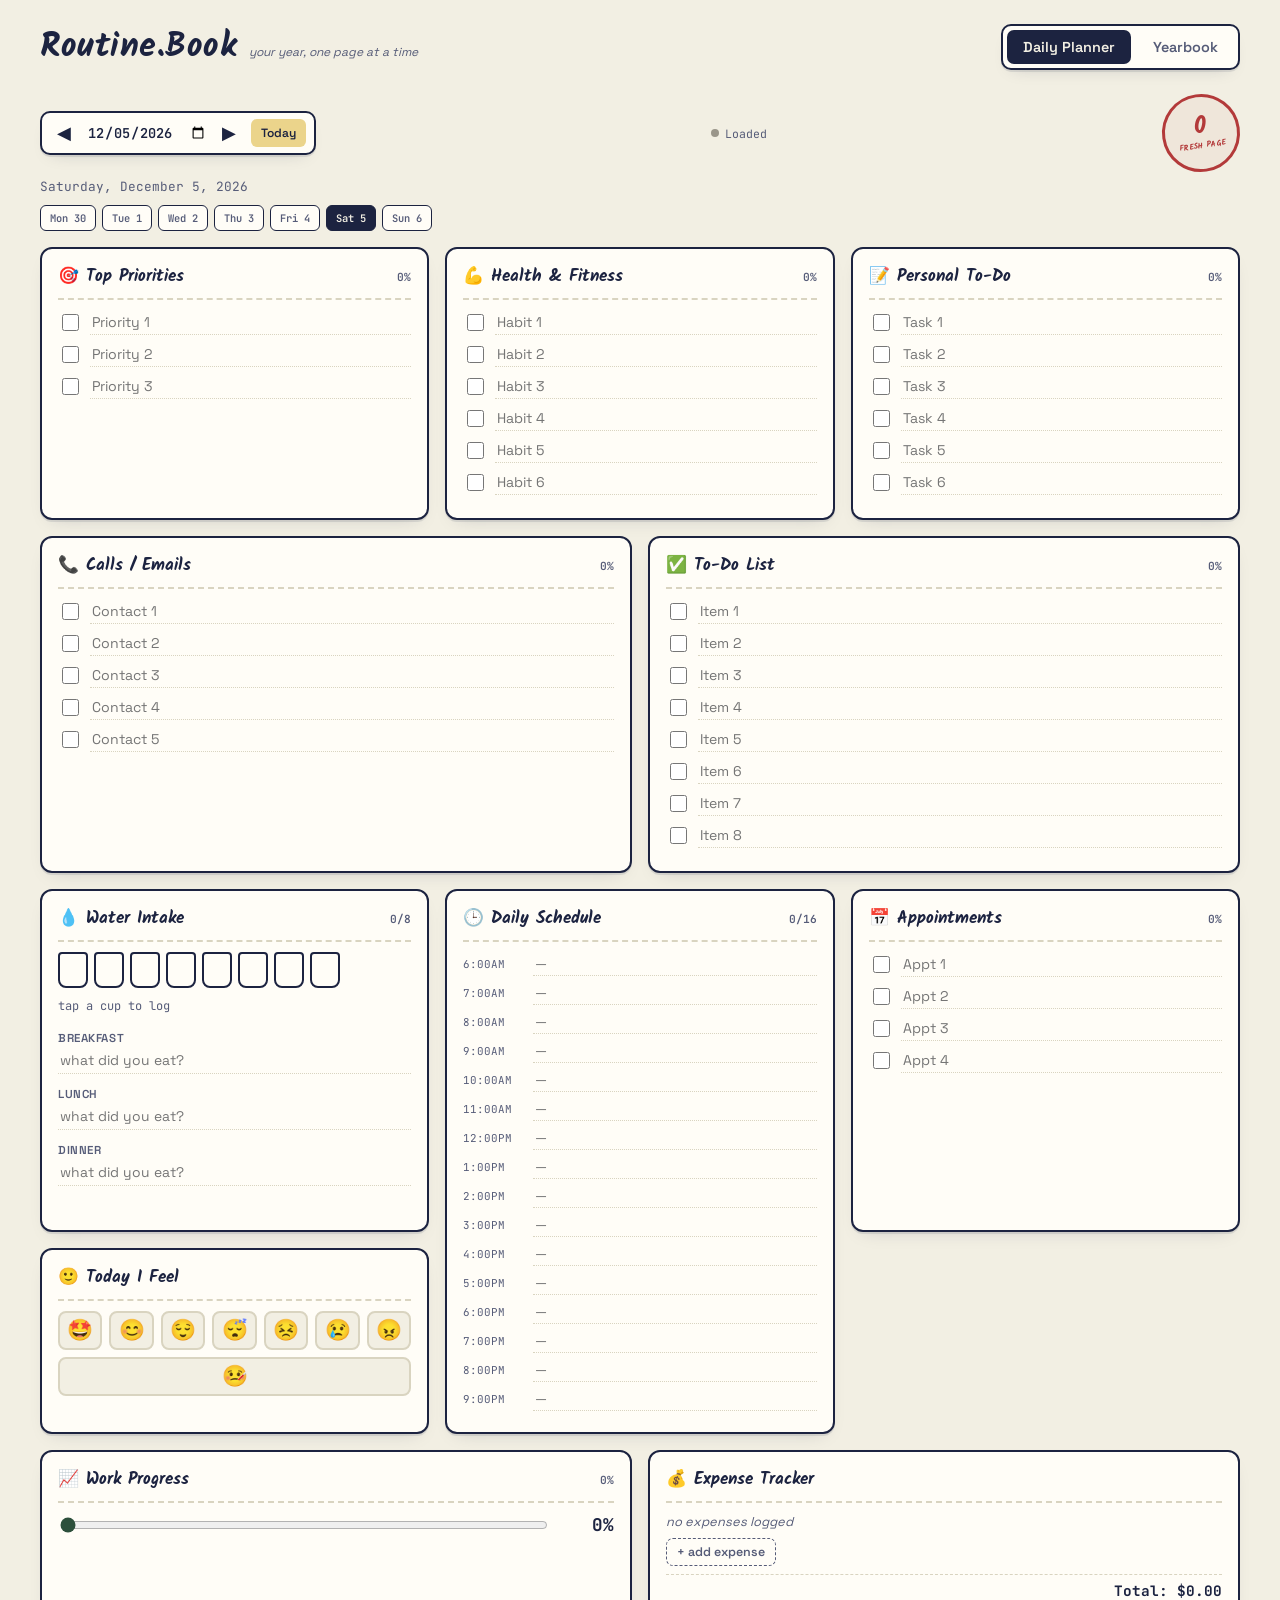
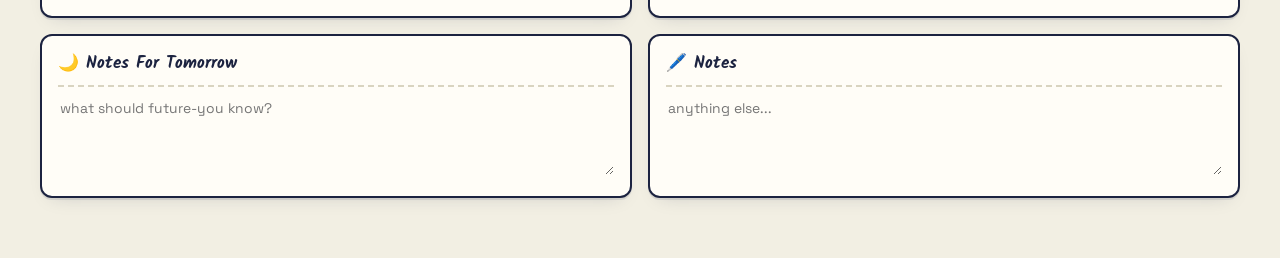
<file: standalone.html>
<!DOCTYPE html>
<html lang="en">
<head>
<meta charset="UTF-8">
<meta name="viewport" content="width=device-width, initial-scale=1.0">
<title>Routine.Book — Daily Planner &amp; Yearbook</title>
<style>
@import url('https://fonts.googleapis.com/css2?family=Kalam:wght@400;700&family=Space+Grotesk:wght@400;500;600;700&family=JetBrains+Mono:wght@400;500;600&display=swap');

:root{
  --paper:#F2EFE3;
  --paper-line:#D9D4C0;
  --card:#FFFDF7;
  --ink:#1C2340;
  --ink-soft:#565C78;
  --red:#B33A3A;
  --red-soft:#E3B3B3;
  --gold:#C9962C;
  --gold-soft:#EBD48B;
  --green:#3F6B4F;
  --green-soft:#A9C9AE;
  --green-deep:#2C4F3B;
  --grey:#9A968A;
  --shadow: 0 2px 0 rgba(28,35,64,0.10), 0 8px 18px -12px rgba(28,35,64,0.25);
}

*{box-sizing:border-box;}
html,body{margin:0;padding:0;}
body{
  font-family:'Space Grotesk',sans-serif;
  color:var(--ink);
  background:
    linear-gradient(var(--paper),var(--paper)),
    repeating-linear-gradient(0deg, transparent, transparent 27px, rgba(90,95,70,0.07) 28px),
    repeating-linear-gradient(90deg, transparent, transparent 27px, rgba(90,95,70,0.045) 28px);
  min-height:100vh;
  padding:20px 20px 60px;
}
.wrap{max-width:1200px;margin:0 auto;}

/* ---------- Header ---------- */
.app-header{
  display:flex;flex-wrap:wrap;align-items:center;justify-content:space-between;
  gap:14px;margin-bottom:20px;
}
.brand{display:flex;align-items:baseline;gap:12px;}
.brand h1{
  font-family:'Kalam',cursive;font-weight:700;font-size:2.1rem;margin:0;
  color:var(--ink);letter-spacing:0.5px;
}
.brand .tag{font-size:0.75rem;color:var(--ink-soft);font-style:italic;}

.tabs{display:flex;gap:6px;background:var(--card);border:2px solid var(--ink);border-radius:10px;padding:4px;box-shadow:var(--shadow);}
.tab-btn{
  border:none;background:transparent;font-family:'Space Grotesk';font-weight:600;
  padding:8px 16px;border-radius:7px;cursor:pointer;color:var(--ink-soft);font-size:0.9rem;
}
.tab-btn.active{background:var(--ink);color:var(--paper);}

.date-nav{display:flex;align-items:center;gap:8px;background:var(--card);border:2px solid var(--ink);border-radius:10px;padding:6px 8px;box-shadow:var(--shadow);}
.date-nav button{border:none;background:none;cursor:pointer;font-size:1.1rem;color:var(--ink);width:28px;height:28px;border-radius:6px;}
.date-nav button:hover{background:var(--paper-line);}
.date-nav input[type=date]{border:none;background:none;font-family:'JetBrains Mono';font-weight:600;font-size:0.85rem;color:var(--ink);}
.date-nav .today-btn{font-family:'Space Grotesk';font-size:0.75rem;font-weight:600;padding:4px 10px;background:var(--gold-soft);border-radius:6px;width:auto;}

/* stamp */
.stamp{
  width:78px;height:78px;border-radius:50%;
  border:3px solid var(--red);color:var(--red);
  display:flex;flex-direction:column;align-items:center;justify-content:center;
  transform:rotate(-8deg);font-family:'Kalam';font-weight:700;
  background:rgba(179,58,58,0.05);flex-shrink:0;
}
.stamp.good{border-color:var(--green-deep);color:var(--green-deep);background:rgba(44,79,59,0.06);}
.stamp.mid{border-color:var(--gold);color:#9c7519;background:rgba(201,150,44,0.08);}
.stamp .num{font-size:1.5rem;line-height:1;}
.stamp .lbl{font-size:0.5rem;letter-spacing:0.05em;text-transform:uppercase;}

.save-status{
  display:flex;align-items:center;gap:6px;font-family:'JetBrains Mono';font-size:0.72rem;
  color:var(--ink-soft);padding:6px 10px;border-radius:8px;transition:background 0.2s;
}
.save-status .dot{width:8px;height:8px;border-radius:50%;background:var(--grey);flex-shrink:0;transition:background 0.2s;}
.save-status.saving .dot{background:var(--gold);animation:pulse 0.9s infinite;}
.save-status.saved .dot{background:var(--green-deep);}
.save-status.error .dot{background:var(--red);}
.save-status.error{color:var(--red);}
@keyframes pulse{0%{opacity:1;}50%{opacity:0.35;}100%{opacity:1;}}

/* week strip */
.week-strip{display:flex;gap:6px;margin-bottom:16px;flex-wrap:wrap;}
.week-strip .d{
  font-family:'JetBrains Mono';font-size:0.65rem;font-weight:600;
  border:1.5px solid var(--ink);border-radius:6px;padding:5px 9px;color:var(--ink-soft);
  background:var(--card);
}
.week-strip .d.today{background:var(--ink);color:var(--paper);}

/* ---------- Cards / Grid ---------- */
.grid{display:grid;grid-template-columns:repeat(12,1fr);gap:16px;}
.card{
  background:var(--card);border:2px solid var(--ink);border-radius:12px;
  padding:14px 16px 16px;box-shadow:var(--shadow);
}
.col-4{grid-column:span 4;}
.col-6{grid-column:span 6;}
.col-8{grid-column:span 8;}
.col-12{grid-column:span 12;}
.row-span-2{grid-row:span 2;}

.card h3{
  margin:0 0 10px;font-family:'Kalam';font-weight:700;font-size:1.05rem;
  display:flex;align-items:center;gap:7px;color:var(--ink);
  border-bottom:2px dashed var(--paper-line);padding-bottom:8px;
}
.card h3 .pct{margin-left:auto;font-family:'JetBrains Mono';font-size:0.7rem;font-weight:600;color:var(--ink-soft);}

/* checklist rows */
.check-row{display:flex;align-items:center;gap:8px;margin-bottom:7px;}
.check-row input[type=checkbox]{
  width:17px;height:17px;accent-color:var(--green-deep);cursor:pointer;flex-shrink:0;
}
.check-row input[type=text]{
  flex:1;border:none;border-bottom:1.5px dotted var(--paper-line);background:transparent;
  font-family:'Space Grotesk';font-size:0.88rem;padding:3px 2px;color:var(--ink);
}
.check-row input[type=text]:focus{outline:none;border-bottom-color:var(--ink);}
.check-row.done input[type=text]{text-decoration:line-through;color:var(--grey);}

/* water */
.cups{display:flex;gap:6px;flex-wrap:wrap;margin-bottom:10px;}
.cup{
  width:30px;height:36px;border:2px solid var(--ink);border-radius:4px 4px 8px 8px;
  cursor:pointer;position:relative;background:transparent;
}
.cup.filled{background:linear-gradient(#8fc5e8,#8fc5e8);}
.water-label{font-family:'JetBrains Mono';font-size:0.75rem;color:var(--ink-soft);}

/* meals */
.meal-row{margin-bottom:8px;}
.meal-row label{font-size:0.72rem;text-transform:uppercase;letter-spacing:0.05em;color:var(--ink-soft);font-weight:600;}
.meal-row input{width:100%;border:none;border-bottom:1.5px dotted var(--paper-line);background:transparent;padding:4px 2px;font-family:'Space Grotesk';font-size:0.87rem;}
.meal-row input:focus{outline:none;border-bottom-color:var(--ink);}

/* schedule */
.sched-row{display:flex;align-items:center;gap:8px;margin-bottom:5px;}
.sched-row .time{font-family:'JetBrains Mono';font-size:0.68rem;color:var(--ink-soft);width:62px;flex-shrink:0;}
.sched-row input{flex:1;border:none;border-bottom:1.5px dotted var(--paper-line);background:transparent;font-size:0.83rem;padding:3px 2px;font-family:'Space Grotesk';}
.sched-row input:focus{outline:none;border-bottom-color:var(--ink);}

/* work progress */
.wp-row{display:flex;align-items:center;gap:12px;}
.wp-row input[type=range]{flex:1;accent-color:var(--green-deep);}
.wp-val{font-family:'JetBrains Mono';font-weight:700;font-size:1.1rem;width:52px;text-align:right;}

/* expenses */
.exp-row{display:flex;gap:6px;margin-bottom:6px;align-items:center;}
.exp-row input[type=text]{flex:1;border:none;border-bottom:1.5px dotted var(--paper-line);background:transparent;padding:3px 2px;font-size:0.85rem;font-family:'Space Grotesk';}
.exp-row input[type=number]{width:78px;border:none;border-bottom:1.5px dotted var(--paper-line);background:transparent;padding:3px 2px;font-family:'JetBrains Mono';font-size:0.85rem;text-align:right;}
.exp-row input:focus{outline:none;border-bottom-color:var(--ink);}
.exp-row button{border:none;background:none;color:var(--red);cursor:pointer;font-size:1rem;}
.exp-add{font-family:'Space Grotesk';font-size:0.78rem;font-weight:600;border:1.5px dashed var(--ink-soft);background:none;border-radius:7px;padding:5px 10px;cursor:pointer;color:var(--ink-soft);margin-top:2px;}
.exp-total{margin-top:8px;font-family:'JetBrains Mono';font-weight:700;font-size:0.9rem;text-align:right;border-top:1.5px dashed var(--paper-line);padding-top:6px;}

/* mood */
.mood-grid{display:flex;flex-wrap:wrap;gap:7px;}
.mood-btn{
  border:2px solid var(--paper-line);background:var(--paper);border-radius:8px;
  padding:7px 6px;cursor:pointer;font-size:1.3rem;line-height:1;flex:1 1 40px;text-align:center;
}
.mood-btn.sel{border-color:var(--ink);background:var(--gold-soft);}

textarea{
  width:100%;min-height:78px;border:none;background:transparent;resize:vertical;
  font-family:'Space Grotesk';font-size:0.87rem;padding:2px;line-height:1.4;
}
textarea:focus{outline:none;}

/* ---------- Dashboard ---------- */
.dash-header{display:flex;align-items:center;justify-content:space-between;flex-wrap:wrap;gap:12px;margin-bottom:18px;}
.year-nav{display:flex;align-items:center;gap:10px;background:var(--card);border:2px solid var(--ink);border-radius:10px;padding:6px 12px;box-shadow:var(--shadow);}
.year-nav button{border:none;background:none;cursor:pointer;font-size:1.1rem;}
.year-nav .yr{font-family:'Kalam';font-weight:700;font-size:1.3rem;}

.stat-cards{display:grid;grid-template-columns:repeat(auto-fit,minmax(150px,1fr));gap:12px;margin-bottom:20px;}
.stat-card{background:var(--card);border:2px solid var(--ink);border-radius:12px;padding:14px;box-shadow:var(--shadow);}
.stat-card .v{font-family:'JetBrains Mono';font-weight:700;font-size:1.7rem;color:var(--green-deep);}
.stat-card .l{font-size:0.72rem;text-transform:uppercase;letter-spacing:0.05em;color:var(--ink-soft);font-weight:600;margin-top:2px;}

.months-grid{display:grid;grid-template-columns:repeat(4,1fr);gap:14px;margin-bottom:22px;}
.month-card{background:var(--card);border:2px solid var(--ink);border-radius:12px;padding:12px;box-shadow:var(--shadow);}
.month-card h4{margin:0 0 8px;font-family:'Kalam';font-size:0.95rem;display:flex;justify-content:space-between;}
.month-card h4 .avg{font-family:'JetBrains Mono';font-size:0.68rem;color:var(--ink-soft);}
.mini-cal{display:grid;grid-template-columns:repeat(7,1fr);gap:3px;}
.mini-cal .cell{
  aspect-ratio:1;border-radius:3px;font-size:0.55rem;display:flex;align-items:center;justify-content:center;
  font-family:'JetBrains Mono';color:var(--ink);cursor:pointer;border:1px solid rgba(28,35,64,0.06);
}
.mini-cal .cell.empty{visibility:hidden;cursor:default;}
.mini-cal .cell.future{opacity:0.35;cursor:default;}

.bars-card{background:var(--card);border:2px solid var(--ink);border-radius:12px;padding:16px;box-shadow:var(--shadow);margin-bottom:20px;}
.bars-card h3{font-family:'Kalam';margin:0 0 14px;}

.perf-card{background:var(--card);border:2px solid var(--ink);border-radius:12px;padding:18px 18px 10px;box-shadow:var(--shadow);margin-bottom:20px;}
.perf-card h3{font-family:'Kalam';margin:0;font-size:1.15rem;}
.perf-head{display:flex;align-items:baseline;justify-content:space-between;flex-wrap:wrap;gap:8px;margin-bottom:6px;}
.perf-sub{font-family:'JetBrains Mono';font-size:0.72rem;color:var(--ink-soft);}
.perf-legend{display:flex;gap:14px;flex-wrap:wrap;margin-top:6px;}
.perf-legend span{font-family:'JetBrains Mono';font-size:0.68rem;color:var(--ink-soft);display:flex;align-items:center;gap:5px;}
.perf-legend .sw{width:12px;height:3px;border-radius:2px;display:inline-block;}
.perf-point:hover{r:6;}
.bars{display:flex;align-items:flex-end;gap:8px;height:130px;}
.bar-col{flex:1;display:flex;flex-direction:column;align-items:center;justify-content:flex-end;height:100%;}
.bar-col .bar{width:100%;border-radius:4px 4px 0 0;background:var(--green-soft);min-height:2px;}
.bar-col .ml{font-size:0.6rem;color:var(--ink-soft);margin-top:4px;font-family:'JetBrains Mono';}

.mood-summary{display:flex;flex-wrap:wrap;gap:10px;}
.mood-chip{background:var(--paper);border:1.5px solid var(--paper-line);border-radius:20px;padding:6px 12px;font-size:0.8rem;display:flex;gap:6px;align-items:center;font-family:'JetBrains Mono';}

.empty-state{text-align:center;padding:40px 20px;color:var(--ink-soft);font-style:italic;}

@media(max-width:820px){
  .col-4,.col-6,.col-8{grid-column:span 12;}
  .months-grid{grid-template-columns:repeat(2,1fr);}
}
@media(max-width:480px){
  .months-grid{grid-template-columns:1fr;}
  .brand h1{font-size:1.6rem;}
}
</style>
</head>
<body>
<div class="wrap">
  <div class="app-header">
    <div class="brand">
      <h1>Routine.Book</h1>
      <span class="tag">your year, one page at a time</span>
    </div>
    <div class="tabs">
      <button class="tab-btn" id="tabDaily" onclick="switchTab('daily')">Daily Planner</button>
      <button class="tab-btn" id="tabDash" onclick="switchTab('dashboard')">Yearbook</button>
    </div>
  </div>

  <div id="dailyView"></div>
  <div id="dashboardView" style="display:none;"></div>
</div>

<script>
/* ===================== STATE ===================== */
let currentDate = new Date();
let currentEntry = null;
let dailyScores = {};       // {dateStr: {score, mood, logged}}
let currentTab = 'daily';
let dashYear = new Date().getFullYear();
let saveTimer = null;
let storageReady = true;

const MONTH_NAMES = ['January','February','March','April','May','June','July','August','September','October','November','December'];
const DOW = ['Mon','Tue','Wed','Thu','Fri','Sat','Sun'];
const MOODS = [
  {k:'great', e:'🤩', l:'Great'},
  {k:'happy', e:'😊', l:'Happy'},
  {k:'calm', e:'😌', l:'Calm'},
  {k:'tired', e:'😴', l:'Tired'},
  {k:'stressed', e:'😣', l:'Stressed'},
  {k:'sad', e:'😢', l:'Sad'},
  {k:'angry', e:'😠', l:'Angry'},
  {k:'sick', e:'🤒', l:'Sick'},
];

/* ===================== UTIL ===================== */
function fmt(d){
  const y=d.getFullYear(), m=String(d.getMonth()+1).padStart(2,'0'), day=String(d.getDate()).padStart(2,'0');
  return `${y}-${m}-${day}`;
}
function esc(s){ return (s||'').toString().replace(/&/g,'&amp;').replace(/"/g,'&quot;').replace(/</g,'&lt;'); }
function clamp(n,a,b){ return Math.max(a,Math.min(b,n)); }

function makeItems(n){ return Array.from({length:n},()=>({text:'',done:false})); }
function formatHour(h){ const ampm=h<12?'AM':'PM'; let hh=h%12; if(hh===0)hh=12; return hh+':00'+ampm; }
function makeSchedule(){
  const hours=[];
  for(let h=6;h<=21;h++) hours.push({time:formatHour(h), text:''});
  return hours;
}
function defaultEntry(dateStr){
  return {
    date: dateStr,
    priorities: makeItems(3),
    health: makeItems(6),
    personalTodo: makeItems(6),
    calls: makeItems(5),
    todoList: makeItems(8),
    water: 0,
    meals: {breakfast:'', lunch:'', dinner:''},
    schedule: makeSchedule(),
    appointments: makeItems(4),
    workProgress: 0,
    expenses: [],
    mood: '',
    notesTomorrow: '',
    notes: '',
    score: 0
  };
}

/* ===================== STORAGE ===================== */
async function loadDailyScores(){
  try{
    const r = window.localStorage.getItem('daily-scores');
    dailyScores = r ? JSON.parse(r) : {};
  }catch(e){ dailyScores = {}; }
}
async function persistDailyScores(){
  try{ window.localStorage.setItem('daily-scores', JSON.stringify(dailyScores)); }
  catch(e){ console.error('storage error', e); }
}
async function loadEntry(dateStr){
  try{
    const r = window.localStorage.getItem('entry:'+dateStr);
    if(r) return JSON.parse(r);
    return defaultEntry(dateStr);
  }catch(e){ return defaultEntry(dateStr); }
}
function setSaveStatus(state, text){
  const box = document.getElementById('saveStatus');
  const label = document.getElementById('saveStatusText');
  if(!box || !label) return;
  box.className = 'save-status '+state;
  label.textContent = text;
}

function queueSave(){
  setSaveStatus('saving','Saving…');
  clearTimeout(saveTimer);
  saveTimer = setTimeout(saveNow, 250);
}

function saveInstant(){
  clearTimeout(saveTimer);
  saveNow();
}

async function saveNow(retryCount){
  retryCount = retryCount || 0;
  if(!currentEntry) return;
  setSaveStatus('saving','Saving…');
  currentEntry.score = computeScore(currentEntry);
  try{
    window.localStorage.setItem('entry:'+currentEntry.date, JSON.stringify(currentEntry));
    dailyScores[currentEntry.date] = {score: currentEntry.score, mood: currentEntry.mood||'', logged:true};
    await persistDailyScores();
    setSaveStatus('saved', 'Saved '+nowTime());
  }catch(e){
    console.error('save failed', e);
    if(retryCount < 3){
      setSaveStatus('saving','Retrying…');
      setTimeout(()=>saveNow(retryCount+1), 600 * (retryCount+1));
    } else {
      setSaveStatus('error','Save failed — will retry');
      setTimeout(()=>saveNow(0), 4000);
    }
  }
  updateStamp();
}
function nowTime(){
  const d = new Date();
  return d.toLocaleTimeString([], {hour:'2-digit', minute:'2-digit'});
}

/* ===================== SCORING ===================== */
function ratio(arr){ if(!arr || !arr.length) return 0; return arr.filter(x=>x.done).length/arr.length; }
function computeScore(e){
  const scheduleFilled = e.schedule.filter(s=>s.text && s.text.trim()!=='').length / e.schedule.length;
  let s = 0;
  s += ratio(e.priorities)*15;
  s += ratio(e.health)*10;
  s += ratio(e.personalTodo)*10;
  s += ratio(e.calls)*5;
  s += ratio(e.todoList)*15;
  s += clamp(e.water/8,0,1)*10;
  s += scheduleFilled*10;
  s += ratio(e.appointments)*5;
  s += clamp(e.workProgress/100,0,1)*15;
  s += (e.mood ? 1:0)*5;
  return Math.round(s);
}
function scoreClass(score){
  if(score>=75) return 'good';
  if(score>=45) return 'mid';
  return '';
}
function scoreLabel(score){
  if(score>=90) return 'Legendary';
  if(score>=75) return 'Great day';
  if(score>=55) return 'Solid';
  if(score>=30) return 'Getting there';
  return 'Fresh page';
}
function scoreColor(score){
  if(score===undefined || score===null) return '#EDEAE0';
  if(score<30) return 'var(--red-soft)';
  if(score<55) return 'var(--gold-soft)';
  if(score<80) return 'var(--green-soft)';
  return 'var(--green-deep)';
}

/* ===================== RENDER: DAILY ===================== */
function checklistHTML(field, placeholder){
  const items = currentEntry[field];
  return items.map((it,i)=>`
    <div class="check-row ${it.done?'done':''}">
      <input type="checkbox" ${it.done?'checked':''} onchange="toggleCheck('${field}',${i})">
      <input type="text" value="${esc(it.text)}" placeholder="${placeholder} ${i+1}" oninput="updateText('${field}',${i},this.value)">
    </div>`).join('');
}

function weekStripHTML(date){
  const day = (date.getDay()+6)%7; // Mon=0
  const monday = new Date(date); monday.setDate(date.getDate()-day);
  let html='';
  for(let i=0;i<7;i++){
    const d = new Date(monday); d.setDate(monday.getDate()+i);
    const isToday = fmt(d)===fmt(date);
    html += `<div class="d ${isToday?'today':''}">${DOW[i]} ${d.getDate()}</div>`;
  }
  return html;
}

function renderDaily(){
  const el = document.getElementById('dailyView');
  const dateStr = currentEntry.date;
  const niceDate = currentDate.toLocaleDateString('en-US',{weekday:'long', month:'long', day:'numeric', year:'numeric'});
  const pct = (arr)=> arr.length? Math.round(ratio(arr)*100)+'%':'—';
  const scheduleFilled = currentEntry.schedule.filter(s=>s.text && s.text.trim()!=='').length;
  const expTotal = currentEntry.expenses.reduce((a,x)=>a+(parseFloat(x.amount)||0),0);

  el.innerHTML = `
    <div style="display:flex;align-items:center;justify-content:space-between;flex-wrap:wrap;gap:14px;margin-bottom:6px;">
      <div class="date-nav">
        <button onclick="shiftDate(-1)">◀</button>
        <input type="date" value="${dateStr}" onchange="jumpDate(this.value)">
        <button onclick="shiftDate(1)">▶</button>
        <button class="today-btn" onclick="jumpDate('${fmt(new Date())}')">Today</button>
      </div>
      <div class="save-status" id="saveStatus"><span class="dot"></span><span id="saveStatusText">Loaded</span></div>
      <div class="stamp ${scoreClass(currentEntry.score)}" id="stampBox">
        <div class="num" id="stampNum">${currentEntry.score}</div>
        <div class="lbl" id="stampLbl">${scoreLabel(currentEntry.score)}</div>
      </div>
    </div>
    <div style="font-family:'JetBrains Mono';font-size:0.8rem;color:var(--ink-soft);margin-bottom:10px;">${niceDate}</div>
    <div class="week-strip">${weekStripHTML(currentDate)}</div>

    <div class="grid">
      <div class="card col-4">
        <h3>🎯 Top Priorities <span class="pct">${pct(currentEntry.priorities)}</span></h3>
        ${checklistHTML('priorities','Priority')}
      </div>
      <div class="card col-4">
        <h3>💪 Health &amp; Fitness <span class="pct">${pct(currentEntry.health)}</span></h3>
        ${checklistHTML('health','Habit')}
      </div>
      <div class="card col-4">
        <h3>📝 Personal To-Do <span class="pct">${pct(currentEntry.personalTodo)}</span></h3>
        ${checklistHTML('personalTodo','Task')}
      </div>

      <div class="card col-6">
        <h3>📞 Calls / Emails <span class="pct">${pct(currentEntry.calls)}</span></h3>
        ${checklistHTML('calls','Contact')}
      </div>
      <div class="card col-6">
        <h3>✅ To-Do List <span class="pct">${pct(currentEntry.todoList)}</span></h3>
        ${checklistHTML('todoList','Item')}
      </div>

      <div class="card col-4">
        <h3>💧 Water Intake <span class="pct">${currentEntry.water}/8</span></h3>
        <div class="cups" id="cupsBox">${cupsHTML()}</div>
        <div class="water-label">tap a cup to log</div>
        <div style="margin-top:12px;">
          <div class="meal-row"><label>Breakfast</label><input type="text" value="${esc(currentEntry.meals.breakfast)}" oninput="updateMeal('breakfast',this.value)" placeholder="what did you eat?"></div>
          <div class="meal-row"><label>Lunch</label><input type="text" value="${esc(currentEntry.meals.lunch)}" oninput="updateMeal('lunch',this.value)" placeholder="what did you eat?"></div>
          <div class="meal-row"><label>Dinner</label><input type="text" value="${esc(currentEntry.meals.dinner)}" oninput="updateMeal('dinner',this.value)" placeholder="what did you eat?"></div>
        </div>
      </div>

      <div class="card col-4 row-span-2">
        <h3>🕒 Daily Schedule <span class="pct">${scheduleFilled}/${currentEntry.schedule.length}</span></h3>
        ${currentEntry.schedule.map((s,i)=>`
          <div class="sched-row">
            <span class="time">${s.time}</span>
            <input type="text" value="${esc(s.text)}" placeholder="—" oninput="updateSchedule(${i},this.value)">
          </div>`).join('')}
      </div>

      <div class="card col-4">
        <h3>📅 Appointments <span class="pct">${pct(currentEntry.appointments)}</span></h3>
        ${checklistHTML('appointments','Appt')}
      </div>

      <div class="card col-4">
        <h3>🙂 Today I Feel</h3>
        <div class="mood-grid" id="moodBox">${moodHTML()}</div>
      </div>

      <div class="card col-6">
        <h3>📈 Work Progress <span class="pct">${currentEntry.workProgress}%</span></h3>
        <div class="wp-row">
          <input type="range" min="0" max="100" value="${currentEntry.workProgress}" oninput="updateWorkProgress(this.value)">
          <div class="wp-val" id="wpVal">${currentEntry.workProgress}%</div>
        </div>
      </div>

      <div class="card col-6">
        <h3>💰 Expense Tracker</h3>
        <div id="expBox">${expensesHTML()}</div>
        <button class="exp-add" onclick="addExpense()">+ add expense</button>
        <div class="exp-total">Total: $${expTotal.toFixed(2)}</div>
      </div>

      <div class="card col-6">
        <h3>🌙 Notes For Tomorrow</h3>
        <textarea oninput="updateSimple('notesTomorrow',this.value)" placeholder="what should future-you know?">${esc(currentEntry.notesTomorrow)}</textarea>
      </div>
      <div class="card col-6">
        <h3>🖊️ Notes</h3>
        <textarea oninput="updateSimple('notes',this.value)" placeholder="anything else...">${esc(currentEntry.notes)}</textarea>
      </div>
    </div>
  `;
}

function cupsHTML(){
  let html='';
  for(let i=0;i<8;i++){
    html+=`<div class="cup ${i<currentEntry.water?'filled':''}" onclick="setWater(${i+1})"></div>`;
  }
  return html;
}
function moodHTML(){
  return MOODS.map(m=>`<button class="mood-btn ${currentEntry.mood===m.k?'sel':''}" onclick="setMood('${m.k}')" title="${m.l}">${m.e}</button>`).join('');
}
function expensesHTML(){
  if(!currentEntry.expenses.length) return `<div style="font-size:0.8rem;color:var(--ink-soft);font-style:italic;margin-bottom:6px;">no expenses logged</div>`;
  return currentEntry.expenses.map((x,i)=>`
    <div class="exp-row">
      <input type="text" value="${esc(x.item)}" placeholder="item" oninput="updateExpense(${i},'item',this.value)">
      <input type="number" value="${x.amount}" placeholder="0.00" step="0.01" oninput="updateExpense(${i},'amount',this.value)">
      <button onclick="removeExpense(${i})">✕</button>
    </div>`).join('');
}

/* ---- lightweight partial updates (no focus loss) ---- */
function updateStamp(){
  const box = document.getElementById('stampBox');
  if(!box) return;
  box.className = 'stamp '+scoreClass(currentEntry.score);
  document.getElementById('stampNum').textContent = currentEntry.score;
  document.getElementById('stampLbl').textContent = scoreLabel(currentEntry.score);
}
function refreshPercentBadges(){
  renderDaily();
}

/* ===================== EVENT HANDLERS ===================== */
function toggleCheck(field, idx){
  currentEntry[field][idx].done = !currentEntry[field][idx].done;
  currentEntry.score = computeScore(currentEntry);
  refreshPercentBadges();
  saveInstant();
}
function updateText(field, idx, val){
  currentEntry[field][idx].text = val;
  queueSave();
}
function updateMeal(which, val){
  currentEntry.meals[which] = val;
  queueSave();
}
function updateSchedule(idx, val){
  currentEntry.schedule[idx].text = val;
  currentEntry.score = computeScore(currentEntry);
  updateStamp();
  queueSave();
}
function updateSimple(field, val){
  currentEntry[field] = val;
  queueSave();
}
function updateWorkProgress(val){
  currentEntry.workProgress = parseInt(val,10);
  document.getElementById('wpVal').textContent = currentEntry.workProgress+'%';
  currentEntry.score = computeScore(currentEntry);
  updateStamp();
  queueSave();
}
function setWater(n){
  currentEntry.water = (currentEntry.water===n) ? n-1 : n;
  document.getElementById('cupsBox').innerHTML = cupsHTML();
  currentEntry.score = computeScore(currentEntry);
  updateStamp();
  saveInstant();
}
function setMood(k){
  currentEntry.mood = (currentEntry.mood===k) ? '' : k;
  document.getElementById('moodBox').innerHTML = moodHTML();
  currentEntry.score = computeScore(currentEntry);
  updateStamp();
  saveInstant();
}
function addExpense(){
  currentEntry.expenses.push({item:'', amount:0});
  document.getElementById('expBox').innerHTML = expensesHTML();
  saveInstant();
}
function removeExpense(i){
  currentEntry.expenses.splice(i,1);
  document.getElementById('expBox').innerHTML = expensesHTML();
  document.querySelector('.exp-total').textContent = 'Total: $'+currentEntry.expenses.reduce((a,x)=>a+(parseFloat(x.amount)||0),0).toFixed(2);
  saveInstant();
}
function updateExpense(i, key, val){
  currentEntry.expenses[i][key] = key==='amount' ? val : val;
  const total = currentEntry.expenses.reduce((a,x)=>a+(parseFloat(x.amount)||0),0);
  const totalEl = document.querySelector('.exp-total');
  if(totalEl) totalEl.textContent = 'Total: $'+total.toFixed(2);
  queueSave();
}

/* ===================== DATE NAV ===================== */
async function shiftDate(delta){
  await saveNow();
  currentDate.setDate(currentDate.getDate()+delta);
  await openDate(currentDate);
}
async function jumpDate(val){
  await saveNow();
  const [y,m,d] = val.split('-').map(Number);
  currentDate = new Date(y, m-1, d);
  await openDate(currentDate);
}
async function openDate(date){
  const ds = fmt(date);
  currentEntry = await loadEntry(ds);
  currentEntry.score = computeScore(currentEntry);
  renderDaily();
}

/* ===================== DASHBOARD ===================== */
function computeStreaks(){
  const dates = new Set(Object.keys(dailyScores).filter(d=>dailyScores[d].logged));
  let cur=0; let d=new Date();
  while(true){
    const ds = fmt(d);
    if(dates.has(ds)){ cur++; d.setDate(d.getDate()-1); } else break;
  }
  const sorted = [...dates].sort();
  let best=0, run=0, prev=null;
  for(const ds of sorted){
    if(prev){
      const diff = Math.round((new Date(ds+'T00:00:00') - new Date(prev+'T00:00:00'))/86400000);
      run = (diff===1) ? run+1 : 1;
    } else run = 1;
    if(run>best) best=run;
    prev = ds;
  }
  return {current:cur, best};
}

function monthMiniCal(year, monthIdx){
  const first = new Date(year, monthIdx, 1);
  const daysInMonth = new Date(year, monthIdx+1, 0).getDate();
  const startCol = (first.getDay()+6)%7; // Mon=0
  const today = fmt(new Date());
  let cells = '';
  for(let i=0;i<startCol;i++) cells += `<div class="cell empty"></div>`;
  let sum=0, count=0;
  for(let day=1; day<=daysInMonth; day++){
    const ds = `${year}-${String(monthIdx+1).padStart(2,'0')}-${String(day).padStart(2,'0')}`;
    const rec = dailyScores[ds];
    const isFuture = ds > today;
    const color = rec ? scoreColor(rec.score) : (isFuture ? 'transparent' : '#EDEAE0');
    const textColor = rec && rec.score>=80 ? '#F2EFE3' : 'var(--ink)';
    cells += `<div class="cell ${isFuture?'future':''}" style="background:${color};color:${textColor};" title="${ds}${rec? ' · score '+rec.score : ''}" onclick="${isFuture?'':`goToDashDate('${ds}')`}">${day}</div>`;
    if(rec){ sum+=rec.score; count++; }
  }
  const avg = count ? Math.round(sum/count) : null;
  return {html:cells, avg};
}

async function goToDashDate(ds){
  const [y,m,d] = ds.split('-').map(Number);
  currentDate = new Date(y, m-1, d);
  await openDate(currentDate);
  switchTab('daily');
}

function renderDashboard(){
  const el = document.getElementById('dashboardView');
  const yearEntries = Object.entries(dailyScores).filter(([ds])=>ds.startsWith(String(dashYear)+'-'));
  const loggedCount = yearEntries.length;
  const avgScore = loggedCount ? Math.round(yearEntries.reduce((a,[,v])=>a+v.score,0)/loggedCount) : 0;
  const best = yearEntries.reduce((b,[ds,v])=> (!b || v.score>b.score) ? {ds,score:v.score} : b, null);
  const streaks = computeStreaks();

  // months grid
  let monthsHTML = '';
  const monthlyAverages = [];
  for(let mi=0; mi<12; mi++){
    const {html, avg} = monthMiniCal(dashYear, mi);
    monthlyAverages.push(avg);
    monthsHTML += `
      <div class="month-card">
        <h4>${MONTH_NAMES[mi]} <span class="avg">${avg!==null? 'avg '+avg : '—'}</span></h4>
        <div class="mini-cal">${html}</div>
      </div>`;
  }

  // mood distribution for the year
  const moodCounts = {};
  yearEntries.forEach(([,v])=>{ if(v.mood){ moodCounts[v.mood]=(moodCounts[v.mood]||0)+1; } });
  const moodHTML2 = Object.keys(moodCounts).length ? Object.entries(moodCounts).sort((a,b)=>b[1]-a[1]).map(([k,c])=>{
    const m = MOODS.find(x=>x.k===k);
    return `<div class="mood-chip">${m?m.e:'•'} ${m?m.l:k} <strong>${c}</strong></div>`;
  }).join('') : `<span style="color:var(--ink-soft);font-style:italic;font-size:0.85rem;">no moods logged yet</span>`;

  // monthly bars
  const barsHTML = monthlyAverages.map((avg,i)=>{
    const h = avg ? Math.max(4, (avg/100)*110) : 2;
    return `<div class="bar-col"><div class="bar" style="height:${h}px; background:${avg? scoreColor(avg): 'var(--paper-line)'};"></div><div class="ml">${MONTH_NAMES[i].slice(0,3)}</div></div>`;
  }).join('');

  el.innerHTML = `
    <div class="dash-header">
      <div class="year-nav">
        <button onclick="shiftYear(-1)">◀</button>
        <span class="yr">${dashYear}</span>
        <button onclick="shiftYear(1)">▶</button>
      </div>
    </div>

    ${loggedCount===0 ? `<div class="empty-state">No pages logged yet in ${dashYear}. Fill out a Daily Planner page to start your Yearbook.</div>` : ''}

    <div class="stat-cards">
      <div class="stat-card"><div class="v">${loggedCount}</div><div class="l">Days Logged</div></div>
      <div class="stat-card"><div class="v">${avgScore}</div><div class="l">Average Score</div></div>
      <div class="stat-card"><div class="v">${streaks.current}</div><div class="l">Current Streak</div></div>
      <div class="stat-card"><div class="v">${streaks.best}</div><div class="l">Best Streak</div></div>
      <div class="stat-card"><div class="v">${best? best.score : '—'}</div><div class="l">${best? 'Best Day · '+best.ds : 'Best Day'}</div></div>
    </div>

    <div class="perf-card">
      <div class="perf-head">
        <h3>Yearly Performance</h3>
        <span class="perf-sub">${loggedCount} logged days · ${dashYear}</span>
      </div>
      ${buildPerformanceChart(dashYear)}
      <div class="perf-legend">
        <span><span class="sw" style="background:var(--paper-line);"></span>weekly average</span>
        <span><span class="sw" style="background:var(--green-deep);"></span>4-week trend</span>
        <span><span class="sw" style="background:var(--red);border-top:1.4px dashed var(--red);height:0;"></span>today</span>
      </div>
    </div>

    <div class="bars-card">
      <h3>Monthly Average Score</h3>
      <div class="bars">${barsHTML}</div>
    </div>

    <div class="months-grid">${monthsHTML}</div>

    <div class="bars-card">
      <h3>Mood Log</h3>
      <div class="mood-summary">${moodHTML2}</div>
    </div>
  `;
}

function buildWeeklySeries(year){
  const isLeap = (year%4===0 && year%100!==0) || year%400===0;
  const daysInYear = isLeap ? 366 : 365;
  const numWeeks = Math.ceil(daysInYear/7);
  const weeks = [];
  for(let w=0; w<numWeeks; w++){
    const startDay = w*7 + 1;
    const startDate = new Date(year,0,startDay);
    let sum=0, count=0;
    for(let i=0;i<7;i++){
      const d = new Date(year,0,startDay+i);
      if(d.getFullYear()!==year) break;
      const ds = fmt(d);
      const rec = dailyScores[ds];
      if(rec){ sum+=rec.score; count++; }
    }
    weeks.push({week:w, avg: count? Math.round(sum/count) : null, start: startDate, count});
  }
  return weeks;
}

function movingAverage(weeks, span){
  return weeks.map((w,i)=>{
    const slice = weeks.slice(Math.max(0,i-span+1), i+1).filter(x=>x.avg!==null);
    if(!slice.length) return null;
    return slice.reduce((a,x)=>a+x.avg,0)/slice.length;
  });
}

function buildPerformanceChart(year){
  const weeks = buildWeeklySeries(year);
  const W = 900, H = 240, padL = 34, padR = 14, padT = 14, padB = 30;
  const innerW = W - padL - padR, innerH = H - padT - padB;
  const n = weeks.length;
  const xFor = i => padL + (n<=1 ? 0 : (i/(n-1))*innerW);
  const yFor = v => padT + innerH - (clamp(v,0,100)/100)*innerH;

  // gridlines + y labels
  let grid = '';
  [0,25,50,75,100].forEach(v=>{
    const y = yFor(v);
    grid += `<line x1="${padL}" y1="${y}" x2="${W-padR}" y2="${y}" stroke="rgba(28,35,64,0.10)" stroke-width="1" stroke-dasharray="${v===0?'0':'3,4'}"/>`;
    grid += `<text x="${padL-8}" y="${y+3}" font-family="JetBrains Mono" font-size="9" fill="var(--ink-soft)" text-anchor="end">${v}</text>`;
  });

  // month tick labels along x axis
  let monthTicks = '';
  for(let mi=0; mi<12; mi++){
    const d = new Date(year, mi, 1);
    const dayOfYear = Math.floor((d - new Date(year,0,1))/86400000);
    const wk = Math.min(n-1, Math.floor(dayOfYear/7));
    const x = xFor(wk);
    monthTicks += `<text x="${x}" y="${H-8}" font-family="JetBrains Mono" font-size="9" fill="var(--ink-soft)" text-anchor="middle">${MONTH_NAMES[mi].slice(0,3)}</text>`;
  }

  // raw weekly line
  let rawPath = '', seg = [];
  const flushSeg = ()=>{ if(seg.length>1) rawPath += 'M'+seg.map(p=>p.x+','+p.y).join('L')+' '; seg=[]; };
  weeks.forEach((w,i)=>{
    if(w.avg===null){ flushSeg(); return; }
    seg.push({x:xFor(i), y:yFor(w.avg)});
  });
  flushSeg();

  // 4-week moving average
  const ma = movingAverage(weeks, 4);
  let maPath='', maSeg=[];
  const flushMa = ()=>{ if(maSeg.length>1) maPath += 'M'+maSeg.map(p=>p.x+','+p.y).join('L')+' '; maSeg=[]; };
  ma.forEach((v,i)=>{
    if(v===null){ flushMa(); return; }
    maSeg.push({x:xFor(i), y:yFor(v)});
  });
  flushMa();

  let areaPath = '';
  const firstValidIdx = ma.findIndex(v=>v!==null);
  if(firstValidIdx!==-1){
    let pts = [];
    ma.forEach((v,i)=>{ if(v!==null) pts.push({x:xFor(i), y:yFor(v)}); });
    if(pts.length>1){
      areaPath = `M${pts[0].x},${yFor(0)} ` + pts.map(p=>`L${p.x},${p.y}`).join(' ') + ` L${pts[pts.length-1].x},${yFor(0)} Z`;
    }
  }

  // points with tooltips
  let points = '';
  weeks.forEach((w,i)=>{
    if(w.avg===null) return;
    const x=xFor(i), y=yFor(w.avg);
    const label = w.start.toLocaleDateString('en-US',{month:'short',day:'numeric'});
    points += `<circle class="perf-point" cx="${x}" cy="${y}" r="3.2" fill="${scoreColor(w.avg)}" stroke="var(--ink)" stroke-width="1"><title>Week of ${label} · avg ${w.avg}</title></circle>`;
  });

  const todayWeek = (()=>{ const t=new Date(); if(t.getFullYear()!==year) return null; return Math.floor((t-new Date(year,0,1))/86400000/7); })();
  const todayLine = todayWeek!==null ? `<line x1="${xFor(todayWeek)}" y1="${padT}" x2="${xFor(todayWeek)}" y2="${H-padB}" stroke="var(--red)" stroke-width="1.4" stroke-dasharray="4,3"/>` : '';

  return `
    <svg viewBox="0 0 ${W} ${H}" width="100%" height="220" preserveAspectRatio="xMidYMid meet">
      ${grid}
      ${areaPath ? `<path d="${areaPath}" fill="var(--green-soft)" opacity="0.28"/>` : ''}
      ${rawPath ? `<path d="${rawPath.trim()}" fill="none" stroke="var(--paper-line)" stroke-width="1.6"/>` : ''}
      ${maPath ? `<path d="${maPath.trim()}" fill="none" stroke="var(--green-deep)" stroke-width="2.6" stroke-linecap="round" stroke-linejoin="round"/>` : ''}
      ${points}
      ${todayLine}
      ${monthTicks}
    </svg>`;
}

function shiftYear(delta){
  dashYear += delta;
  renderDashboard();
}

/* ===================== TABS ===================== */
function switchTab(tab){
  currentTab = tab;
  document.getElementById('dailyView').style.display = tab==='daily' ? '' : 'none';
  document.getElementById('dashboardView').style.display = tab==='dashboard' ? '' : 'none';
  document.getElementById('tabDaily').classList.toggle('active', tab==='daily');
  document.getElementById('tabDash').classList.toggle('active', tab==='dashboard');
  if(tab==='dashboard') renderDashboard();
}

/* ===================== INIT ===================== */
async function init(){
  await loadDailyScores();
  await openDate(currentDate);
  switchTab('daily');
  window.addEventListener('beforeunload', ()=>{ if(saveTimer) saveNow(); });
}
init();
</script>
</body>
</html>
</file>
